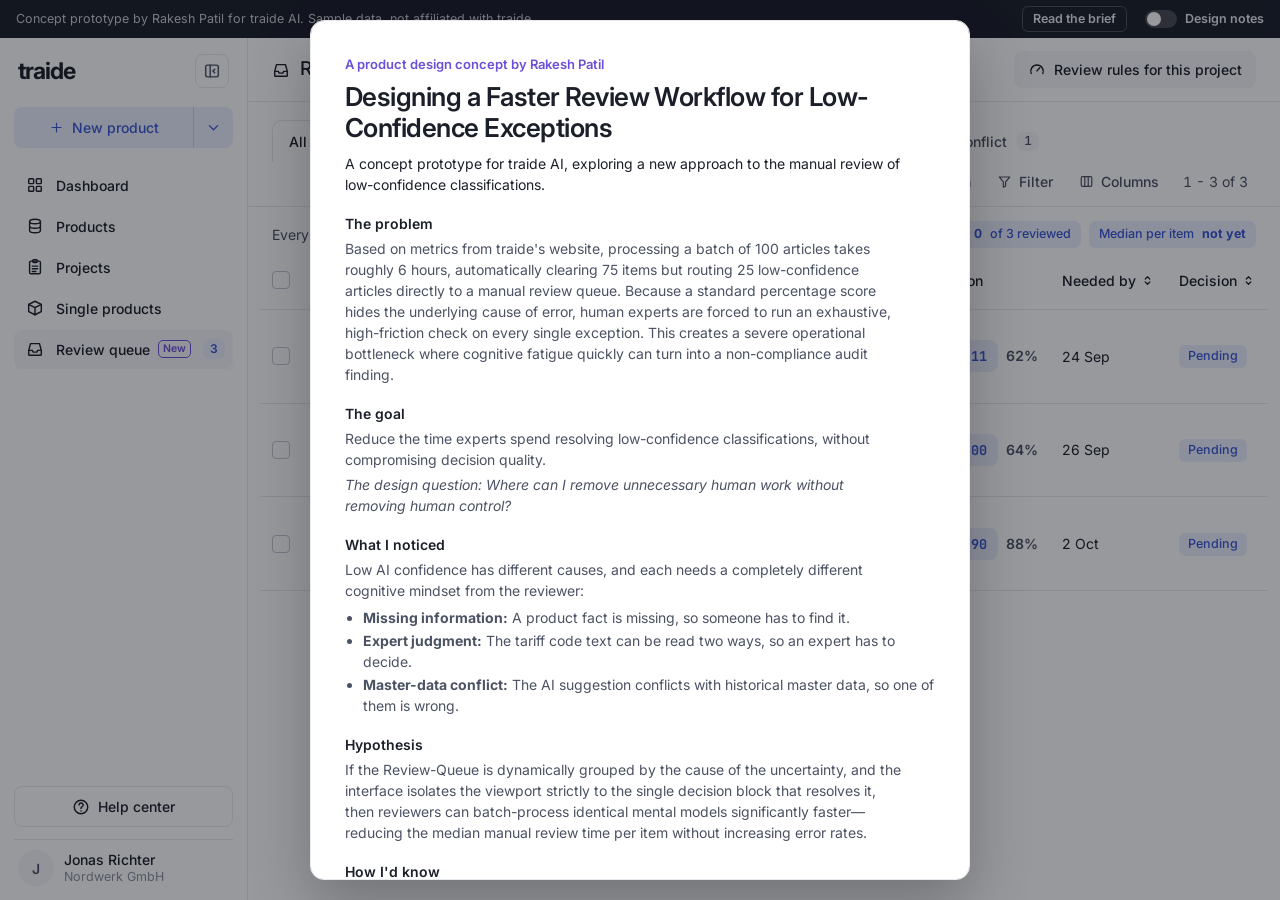
<file: index.html>
<!doctype html>
<html lang="en">
<head>
<meta charset="utf-8">
<meta name="viewport" content="width=device-width,initial-scale=1">
<title>Review queue, a concept for traide</title>
<link rel="preconnect" href="https://fonts.googleapis.com">
<link rel="preconnect" href="https://fonts.gstatic.com" crossorigin>
<link href="https://fonts.googleapis.com/css2?family=Inter:wght@400;500;600;700&family=JetBrains+Mono:wght@500;700&display=swap" rel="stylesheet">
<link rel="stylesheet" href="styles.css">
</head>
<body>
<div class="strip">
  <p>Concept prototype by Rakesh Patil for traide AI. Sample data, not affiliated with traide.</p>
  <button class="sbtn" data-act="brief">Read the brief</button>
  <label class="switch"><input type="checkbox" id="notesToggle"><span>Design notes</span></label>
</div>
<div class="app">
  <aside class="side" id="side"></aside>
  <div class="main" id="main"></div>
</div>

<div class="scrim" id="scrim"></div>
<div class="modal" id="brief" role="dialog" aria-modal="true" aria-labelledby="briefTitle">
  <div class="brief">
    <p class="by">A product design concept by Rakesh Patil</p>
    <h1 id="briefTitle">Designing a Faster Review Workflow for Low-Confidence Exceptions</h1>
    <p class="lede">A concept prototype for traide AI, exploring a new approach to the manual review of low-confidence classifications.</p>
    <h2>The problem</h2>
    <p>Based on metrics from traide's website, processing a batch of 100 articles takes roughly 6 hours, automatically clearing 75 items but routing 25 low-confidence articles directly to a manual review queue. Because a standard percentage score hides the underlying cause of error, human experts are forced to run an exhaustive, high-friction check on every single exception. This creates a severe operational bottleneck where cognitive fatigue quickly can turn into a non-compliance audit finding.</p>
    <h2>The goal</h2>
    <p>Reduce the time experts spend resolving low-confidence classifications, without compromising decision quality.</p>
    <p style="font-style: italic;">The design question: Where can I remove unnecessary human work without removing human control?</p>
    <h2>What I noticed</h2>
    <p>Low AI confidence has different causes, and each needs a completely different cognitive mindset from the reviewer:</p>
    <ul>
      <li><strong>Missing information:</strong> A product fact is missing, so someone has to find it.</li>
      <li><strong>Expert judgment:</strong> The tariff code text can be read two ways, so an expert has to decide.</li>
      <li><strong>Master-data conflict:</strong> The AI suggestion conflicts with historical master data, so one of them is wrong.</li>
    </ul>
    <h2>Hypothesis</h2>
    <p>If the Review-Queue is dynamically grouped by the cause of the uncertainty, and the interface isolates the viewport strictly to the single decision block that resolves it, then reviewers can batch-process identical mental models significantly faster—reducing the median manual review time per item without increasing error rates.</p>
    <h2>How I'd know</h2>
    <p>Median review time per queue item as the primary performance metric, with corrections at final sign-off and post-release accuracy checks acting as the baseline compliance guardrails.</p>
    <h2>Built on what exists</h2>
    <p>The concept reuses traide's established product list structure and the core layout elements from the decision basis panel with the AI suggestion. The architectural innovation is entirely within the intelligent grouping engine and the isolated decision block, not an overhead-heavy new application.</p>
    <h2>Try it</h2>
    <p>Explore all three possible root-cause scenarios by filtering or selecting items directly from the queue layout:</p>
    <ul>
      <li><strong>Missing Information:</strong> Open the Insulated Bottle and answer the single physical question holding up the machine's classification.</li>
      <li><strong>Expert Judgment:</strong> Open the Smartwatch and make the definitive rule call to resolve the tariff ambiguity.</li>
      <li><strong>Master-Data Conflict:</strong> Open the Control Cabinet Harness and settle the discrepancy between the automated suggestion and historical system precedents.</li>
    </ul>
    <p>Once inside an item, toggle on Design notes in the top bar to view my structural assumptions, hypothesis, and strategic rationale mapped directly inline with the user interface.</p>
    <div class="foot">
      <p>Independent concept, not affiliated with traide AI. Products, codes, rulings and people are sample data. <a href="https://www.rakesh-patil.com" target="_blank" rel="noopener">rakesh-patil.com</a></p>
      <button class="btn primary" data-act="close-brief">Open the review queue</button>
    </div>
  </div>
</div>
<div class="sheet" id="askSheet" role="dialog" aria-modal="true" aria-labelledby="askTitle"></div>
<div class="pop" id="pop" role="dialog" aria-live="polite"></div>
<div class="toast" id="toast" role="status"></div>

<script src="script.js"></script>
</body>
</html>
</file>
<file: styles.css>
:root{
  --bg:#FFFFFF; --panel:#F6F7F9; --ai:#F3F6FC; --ink:#1B1F29; --ink-2:#4B5263; --ink-3:#8A909E;
  --rule:#E7E9EE; --line:#C3C8D2; --track:#E8EBF0;
  --blue:#3657D3; --blue-2:#2F4FC0; --blue-bg:#EBF0FD; --blue-hover:#2C4BC0;
  --ok:#2E9E57; --ok-bg:#E7F6EC; --toast:#3AA55B;
  --fact:#B4650A; --fact-bg:#FDF2E3; --judg:#6B4FD8; --judg-bg:#F1EDFD; --conf:#C23B5C; --conf-bg:#FCEBEF;
  --red:#C8323C; --meta:#6B4FD8; --strip:#1B1F29; --strip-ink:#E9EBF0;
  --step:20px;
  --sans:"Inter",system-ui,-apple-system,"Segoe UI",Roboto,Arial,sans-serif;
  --mono:"JetBrains Mono",ui-monospace,"SFMono-Regular",Menlo,Consolas,monospace;
}
@media (prefers-color-scheme:dark){
  :root:not([data-theme="light"]){
    --bg:#14171F; --panel:#1B1F29; --ai:#1A2130; --ink:#E8EAF0; --ink-2:#B0B6C3; --ink-3:#848B9A;
    --rule:#2A2F3B; --line:#4A5162; --track:#2A303C;
    --blue:#7D98F2; --blue-2:#9AB0F5; --blue-bg:#1F2A47; --blue-hover:#94ACF6;
    --ok:#5CC98E; --ok-bg:#163223; --toast:#2F8A4C;
    --fact:#E6A450; --fact-bg:#35291A; --judg:#B3A0F5; --judg-bg:#2A2446; --conf:#EE8CA6; --conf-bg:#3A2130;
    --red:#EF7A82; --meta:#A994F7; --strip:#0C0E13; --strip-ink:#D9DCE3;
  }
}
:root[data-theme="dark"]{
  --bg:#14171F; --panel:#1B1F29; --ai:#1A2130; --ink:#E8EAF0; --ink-2:#B0B6C3; --ink-3:#848B9A;
  --rule:#2A2F3B; --line:#4A5162; --track:#2A303C;
  --blue:#7D98F2; --blue-2:#9AB0F5; --blue-bg:#1F2A47; --blue-hover:#94ACF6;
  --ok:#5CC98E; --ok-bg:#163223; --toast:#2F8A4C;
  --fact:#E6A450; --fact-bg:#35291A; --judg:#B3A0F5; --judg-bg:#2A2446; --conf:#EE8CA6; --conf-bg:#3A2130;
  --red:#EF7A82; --meta:#A994F7; --strip:#0C0E13; --strip-ink:#D9DCE3;
}
*{box-sizing:border-box}
html,body{margin:0}
body{background:var(--bg);color:var(--ink);font:14px/1.5 var(--sans);-webkit-font-smoothing:antialiased}
button,input,select,textarea{font:inherit;color:inherit}
button{cursor:pointer;background:none;border:0;padding:0}
button:disabled{cursor:default}
:focus-visible{outline:2px solid var(--blue);outline-offset:2px;border-radius:6px}
h1,h2,h3{margin:0;font-weight:600}
p{margin:0}
.ic{display:inline-flex;flex:none}
.ic svg{width:18px;height:18px;fill:none;stroke:currentColor;stroke-width:1.6;stroke-linecap:round;stroke-linejoin:round}
.ic.sm svg{width:15px;height:15px}
[data-host]{position:relative}
.mono{font-family:var(--mono);font-weight:700;letter-spacing:.01em}

/* concept strip */
.strip{height:38px;background:var(--strip);color:var(--strip-ink);display:flex;align-items:center;gap:18px;padding:0 16px;font-size:12.5px}
.strip p{flex:1;min-width:0;white-space:nowrap;overflow:hidden;text-overflow:ellipsis;opacity:.85}
.strip .sbtn{color:var(--strip-ink);font-weight:600;border:1px solid rgba(255,255,255,.22);border-radius:6px;padding:3px 10px}
.switch{display:flex;align-items:center;gap:8px;font-weight:600;cursor:pointer;user-select:none}
.switch input{appearance:none;width:32px;height:18px;border-radius:9px;background:rgba(255,255,255,.2);position:relative;margin:0;cursor:pointer;transition:background .2s}
.switch input::after{content:"";position:absolute;top:2px;left:2px;width:14px;height:14px;border-radius:50%;background:#fff;transition:left .2s}
.switch input:checked{background:var(--meta)}
.switch input:checked::after{left:16px}

/* shell */
.app{display:grid;grid-template-columns:248px minmax(0,1fr);height:calc(100vh - 38px)}
.side{border-right:1px solid var(--rule);display:flex;flex-direction:column;gap:18px;padding:16px 14px 14px;min-height:0}
.brandrow{display:flex;align-items:center;justify-content:space-between;padding:0 4px}
.word{font-weight:700;font-size:23px;letter-spacing:-.04em}
.iconbtn{width:34px;height:34px;border:1px solid var(--rule);border-radius:8px;display:grid;place-items:center;color:var(--ink-2)}
.newbtn{display:flex;border-radius:8px;background:var(--blue-bg);color:var(--blue);font-weight:500;overflow:hidden}
.newbtn button{color:inherit;padding:10px 12px;display:flex;align-items:center;gap:8px}
.newbtn button:first-child{flex:1;justify-content:center}
.newbtn button:last-child{border-left:1px solid rgba(54,87,211,.2)}
.nav{display:flex;flex-direction:column;gap:2px}
.nav button{display:flex;align-items:center;gap:12px;white-space:nowrap;width:100%;padding:9px 12px;border-radius:8px;color:var(--ink);font-weight:500;text-align:left}
.nav button:hover{background:var(--panel)}
.nav button.on{background:var(--panel)}
.nav .count{margin-left:auto;font-size:12px;font-weight:600;color:var(--blue);background:var(--blue-bg);border-radius:6px;padding:1px 7px;font-variant-numeric:tabular-nums}
.nav .newtag{font-size:10.5px;font-weight:600;color:var(--meta);border:1px solid var(--meta);border-radius:5px;padding:0 4px;margin-left:-4px}
.side-bottom{margin-top:auto;display:flex;flex-direction:column;gap:12px}
.helpbtn{display:flex;align-items:center;justify-content:center;gap:8px;border:1px solid var(--rule);border-radius:8px;padding:9px;font-weight:500}
.user{display:flex;align-items:center;gap:10px;padding:10px 4px 0;border-top:1px solid var(--rule)}
.avatar{width:36px;height:36px;border-radius:50%;background:var(--panel);display:grid;place-items:center;font-weight:600;color:var(--ink-2);flex:none}
.user small{display:block;color:var(--ink-3);font-size:12.5px;line-height:1.3}
.user strong{font-weight:500;display:block;line-height:1.3}
.main{min-width:0;min-height:0;display:flex;flex-direction:column}

/* shared bits */
.crumb{display:inline-flex;align-items:center;gap:6px;background:var(--panel);border-radius:8px;padding:7px 12px 7px 8px;font-weight:500}
.crumb:hover{background:var(--rule)}
.topbar{display:flex;align-items:center;gap:14px;padding:12px 24px;border-bottom:1px solid var(--rule);min-height:64px}
.topbar h1{font-size:19px;font-weight:500;display:flex;align-items:center;gap:10px}
.ghost{display:inline-flex;align-items:center;gap:8px;background:var(--panel);border-radius:8px;padding:8px 14px;font-weight:500;color:var(--ink)}
.ghost:hover{background:var(--rule)}
.art{display:inline-flex;align-items:center;gap:8px;border:1px solid var(--rule);border-radius:8px;padding:5px 10px;font-family:var(--mono);font-weight:700;font-size:13px;white-space:nowrap;background:var(--bg)}
.art.pend{background:var(--blue-bg);border-color:transparent;color:var(--blue)}
.tcode{flex:none;display:inline-flex;align-items:stretch;border:1px solid var(--rule);border-radius:8px;font-family:var(--mono);font-weight:700;font-size:13.5px;overflow:hidden;white-space:nowrap;background:var(--bg)}
.tcode>span{padding:5px 10px;display:flex;align-items:center;gap:6px}
.tcode .eu{border-right:1px solid var(--rule)}
.tcode.pend{background:var(--blue-bg);border-color:transparent;color:var(--blue)}
.tcode.pend .eu{border-right-color:rgba(54,87,211,.18)}
.tcode.empty{color:var(--ink-3)}
.tcode.flash{animation:flash .9s ease}
@keyframes flash{0%{box-shadow:0 0 0 0 var(--blue)}30%{box-shadow:0 0 0 4px var(--blue-bg)}100%{box-shadow:0 0 0 0 transparent}}
.badge{display:inline-block;font-size:12.5px;font-weight:500;border-radius:6px;padding:2px 9px;white-space:nowrap}
.badge.pend{background:var(--blue-bg);color:var(--blue)}
.badge.wait{background:var(--fact-bg);color:var(--fact)}
.badge.done{color:var(--ink);padding-left:0}
.cause{display:inline-flex;align-items:center;gap:7px;font-size:12.5px;font-weight:500;padding:2px 9px 2px 8px;border-radius:6px;white-space:nowrap}
.cause::before{content:"";width:7px;height:7px;transform:rotate(45deg);border-radius:1px;background:currentColor;flex:none}
.g-fact.cause{color:var(--fact);background:var(--fact-bg)}
.g-judgment.cause{color:var(--judg);background:var(--judg-bg)}
.g-conflict.cause{color:var(--conf);background:var(--conf-bg)}
.btn{display:inline-flex;align-items:center;gap:8px;border:1px solid var(--rule);background:var(--bg);border-radius:8px;padding:8px 14px;font-weight:500}
.btn:hover:not(:disabled){border-color:var(--line)}
.btn.primary{background:var(--blue);color:#fff;border-color:var(--blue);font-weight:600}
.btn.primary:hover:not(:disabled){background:var(--blue-hover);border-color:var(--blue-hover)}
.btn.primary:disabled{background:var(--track);border-color:var(--track);color:var(--ink-3)}
.btn.danger{color:var(--red);border-color:var(--red)}
.link{color:var(--blue);font-weight:500}
.link:hover:not(:disabled){text-decoration:underline;text-underline-offset:3px}
.link:disabled{color:var(--ink-3)}
.link.sm{font-size:12.5px}

/* list view */
.page{flex:1;overflow:auto}
.tabs{display:flex;align-items:flex-end;gap:4px;padding:18px 24px 0;border-bottom:1px solid var(--rule);flex-wrap:wrap}
.tab{display:flex;align-items:center;gap:10px;padding:10px 16px;border:1px solid transparent;border-bottom:0;border-radius:10px 10px 0 0;color:var(--ink-2);margin-bottom:-1px;font-weight:500}
.tab .n{font-size:12.5px;background:var(--panel);border-radius:6px;padding:0 7px;color:var(--ink-2);font-variant-numeric:tabular-nums}
.tab[aria-selected="true"]{border-color:var(--rule);background:var(--bg);color:var(--ink)}
.tab .dot{width:8px;height:8px;border-radius:1.5px;transform:rotate(45deg)}
.tab.t-fact .dot{background:var(--fact)} .tab.t-judgment .dot{background:var(--judg)} .tab.t-conflict .dot{background:var(--conf)}
.tools{display:flex;align-items:center;gap:6px;margin-left:auto;padding-bottom:8px;color:var(--ink-2)}
.tools button{display:flex;align-items:center;gap:7px;padding:6px 10px;border-radius:7px;font-weight:500}
.tools button:hover{background:var(--panel)}
.pager{font-variant-numeric:tabular-nums;padding:0 8px;white-space:nowrap}
.listmeta{display:flex;flex-wrap:wrap;align-items:center;gap:10px 16px;padding:14px 24px 4px}
.listmeta p{color:var(--ink-2);flex:1;min-width:260px}
.pill{display:inline-flex;align-items:center;gap:8px;background:var(--blue-bg);color:var(--blue);border-radius:7px;padding:4px 10px;font-size:12.5px;font-weight:500;white-space:nowrap}
.pill b{font-variant-numeric:tabular-nums}
.tablewrap{overflow-x:auto;padding:0 12px 24px}
table{border-collapse:collapse;width:100%}
.ltable th{font-weight:500;text-align:left;padding:18px 12px;border-bottom:1px solid var(--rule);white-space:nowrap;color:var(--ink)}
.ltable td{padding:16px 12px;border-bottom:1px solid var(--rule);vertical-align:middle}
.ltable tbody tr{cursor:pointer}
.ltable tbody tr:hover td{background:var(--panel)}
.ltable .pname{font-weight:500}
.ltable .pname small{display:block;color:var(--ink-3);font-weight:400;font-size:12.5px}
.conf{font-weight:600;font-variant-numeric:tabular-nums;color:var(--ink-2);margin-left:8px}
.cb{width:18px;height:18px;border:1.5px solid var(--line);border-radius:4px;display:block}
.sorth{display:inline-flex;align-items:center;gap:4px}
.donebar{margin:12px 24px 0;padding:14px 16px;border-radius:10px;background:var(--ok-bg);display:flex;flex-wrap:wrap;align-items:center;gap:12px}
.donebar p{flex:1;min-width:240px}

/* detail view */
.dtop{display:flex;align-items:center;gap:14px;padding:10px 24px;border-bottom:1px solid var(--rule)}
.dtop .dname{font-weight:500;white-space:nowrap;overflow:hidden;text-overflow:ellipsis;min-width:0}
.dnav{margin-left:auto;display:flex;align-items:center;gap:6px;flex:none}
.dnav .pos{font-variant-numeric:tabular-nums;margin-right:6px}
.dnav .pos b{font-weight:500}
.dnav .pos span{color:var(--ink-3)}
.dnav button{width:34px;height:34px;border-radius:8px;display:grid;place-items:center;background:var(--panel)}
.dnav button:hover{background:var(--rule)}
.dbody{flex:1;min-height:0;display:grid;grid-template-columns:minmax(0,1fr) minmax(380px,42%)}
.dleft{display:flex;flex-direction:column;min-height:0;min-width:0}
.dscroll{flex:1;overflow:auto;padding:18px 24px 28px}
.lbl{color:var(--ink-2);font-weight:500;margin-bottom:12px}
.dtitle{font-size:21px;margin-bottom:14px}
.banner{display:flex;flex-direction:column;gap:8px;padding:14px 16px;border-radius:10px;border:1px solid var(--rule);margin-bottom:14px}
.banner .brow{display:flex;flex-wrap:wrap;align-items:center;gap:8px 14px}
.banner .due{font-weight:600;font-size:13px}
.banner p{color:var(--ink-2)}
.sect{border:1px solid var(--rule);border-radius:10px;margin-bottom:14px;background:var(--bg)}
.shead{display:flex;align-items:center;width:100%;padding:14px 16px;text-align:left}
.shead h2{font-size:18px;font-weight:500;flex:1}
.shead .ic{color:var(--ink-2);transition:transform .2s}
.sect.closed .shead .ic{transform:rotate(180deg)}
.sect.closed .sbody{display:none}
.sbody{padding:0 16px 18px}
.kv{display:grid;grid-template-columns:110px minmax(0,1fr);gap:10px 12px;align-items:center;margin-bottom:12px}
.kv .k{color:var(--ink-3)}
.kv .v{display:flex;align-items:center;gap:8px;min-width:0}
.sqbtn{width:34px;height:34px;border-radius:8px;display:grid;place-items:center;background:var(--panel);color:var(--ink-2);flex:none}
.sqbtn:hover:not(:disabled){background:var(--rule)}
.sqbtn:disabled{opacity:.45}
.graybox{background:var(--panel);border-radius:8px;padding:4px 14px}
.facts{width:100%;font-size:13.5px}
.facts th,.facts td{text-align:left;padding:9px 0;border-bottom:1px solid var(--rule);vertical-align:top}
.facts tr:last-child th,.facts tr:last-child td{border-bottom:0}
.facts th{font-weight:500;color:var(--ink-2);width:30%;padding-right:12px}
.facts td.src{width:1%;white-space:nowrap;text-align:right;padding-left:12px}
.prov{display:inline-block;font-size:12px;font-weight:500;color:var(--ink-2);padding:1px 7px;border-radius:5px;background:var(--bg);border:1px solid var(--rule)}
.prov.weak{border-style:dashed;color:var(--ink-3)}
.prov.you{color:var(--ok);background:var(--ok-bg);border-color:transparent}
.prov.miss{color:var(--fact);background:var(--fact-bg);border-color:transparent}
tr.weak td:nth-child(2){color:var(--ink-3);font-style:italic}
tr.missing td:nth-child(2){color:var(--fact);font-weight:600}
.attach{margin-top:12px}
.subh{font-weight:600;margin:4px 0 2px}
.subp{color:var(--ink-2);font-size:13.5px}
.tclist{display:flex;flex-direction:column;gap:8px;margin-top:12px}
.trow{display:flex;align-items:center;gap:12px;padding:10px 12px;border:1px solid var(--rule);border-radius:10px;background:var(--bg);transition:opacity .3s ease}
.trow.win{border-color:var(--blue);box-shadow:0 0 0 1px var(--blue)}
.trow.lose{opacity:.55}

/* tariff candidates */
.cand-title{display:block;line-height:1.35;font-size:13.5px;flex:1}
.cand-tag{flex:none;display:inline-block;font-size:11.5px;font-weight:500;color:var(--ink-2);background:var(--panel);border-radius:5px;padding:2px 7px}
.cand-tag.alice{color:var(--blue);background:var(--blue-bg);font-weight:600}
.pct{font-size:12.5px;font-weight:600;font-variant-numeric:tabular-nums;min-width:56px;text-align:right;white-space:nowrap}
.pct s{color:var(--ink-3);font-weight:400;margin-right:3px}

/* decide */
.decide{margin-top:16px;padding:16px;border-radius:10px;border:1px solid var(--rule);border-left-width:4px}
.decide.g-fact{border-left-color:var(--fact);background:var(--panel)}
.decide.g-judgment{border-left-color:var(--judg)}
.decide.g-conflict{border-left-color:var(--conf)}
.decide .dlabel{font-size:12.5px;font-weight:600;color:var(--ink-3)}
.q-text{font-size:17px;font-weight:600;line-height:1.35;margin-top:4px;max-width:48ch}
.q-why{color:var(--ink-2);margin-top:6px;max-width:66ch;font-size:13.5px}
.evtog{display:inline-block;margin-top:8px}
.clues{margin:10px 0 0;padding:0;list-style:none;display:flex;flex-direction:column;gap:3px}
.clues li{font-size:13px;color:var(--ink-2);padding-left:16px;position:relative}
.clues li::before{content:"";position:absolute;left:2px;top:8px;width:5px;height:5px;border-radius:50%;background:var(--ink-3)}
.answers{display:flex;flex-wrap:wrap;gap:10px;margin-top:14px}
.ans{border:1px solid var(--rule);background:var(--bg);border-radius:8px;padding:10px 14px;font-weight:500;display:inline-flex;align-items:center;gap:10px;text-align:left}
.ans:hover:not(:disabled){border-color:var(--ink-3)}
.ans.on{border-color:var(--blue);box-shadow:0 0 0 1px var(--blue);color:var(--blue)}
.ans:disabled:not(.on){opacity:.5}
.ans-radio{width:18px;height:18px;border-radius:50%;border:1.5px solid var(--line);flex:none;position:relative;transition:border-color .15s}
.ans-radio::after{content:"";position:absolute;inset:3px;border-radius:50%;background:var(--blue);transform:scale(0);transition:transform .15s}
.ans.on .ans-radio{border-color:var(--blue)}
.ans.on .ans-radio::after{transform:scale(1)}
.chosen{display:flex;align-items:center;gap:8px;margin-top:12px;padding:9px 12px;border-radius:8px;background:var(--ok-bg);color:var(--ink);font-size:13.5px}
.chosen .ic{color:var(--ok)}
.chosen strong{font-weight:600}
.answered{margin-top:8px;font-size:13px;color:var(--ink-2)}
.waitq{margin:10px 0 0;padding:10px 12px;border-left:3px solid var(--fact);background:var(--fact-bg);border-radius:0 8px 8px 0;font-size:13.5px}
.row{display:flex;flex-wrap:wrap;align-items:center;gap:10px;margin-top:12px}
.proto{font-size:12px;color:var(--ink-3)}
.cases{display:grid;grid-template-columns:1fr 1fr;gap:10px;margin-top:12px}
.case{border:1px solid var(--rule);border-radius:9px;padding:12px 14px;display:flex;flex-direction:column;gap:8px}
.case h3{font-size:13px;font-weight:600}
.case ul{margin:0;padding-left:16px;color:var(--ink-2);font-size:13px;display:flex;flex-direction:column;gap:3px;flex:1}
.mtable{width:100%;font-size:13px;border:1px solid var(--rule);border-radius:8px;border-collapse:separate;border-spacing:0;overflow:hidden}
.mtable th,.mtable td{text-align:left;padding:8px 10px;border-bottom:1px solid var(--rule);vertical-align:top}
.mtable tr:last-child td{border-bottom:0}
.mtable th{font-weight:500;color:var(--ink-3);background:var(--panel);font-size:12px}
.check{display:flex;align-items:center;gap:8px;margin-top:12px;font-weight:500;font-size:13px;cursor:pointer}
.check input{width:16px;height:16px;accent-color:var(--blue)}
.hint{font-size:12.5px;color:var(--ink-3);margin:2px 0 0 24px}
.tfield{display:flex;align-items:center;gap:8px;margin-top:18px;padding-top:16px;border-top:1px solid var(--rule)}
.tfield .cap{font-size:12.5px;color:var(--ink-3);margin-left:4px}

/* documentation */
.audit{list-style:none;margin:0;padding:0;position:relative}
.audit::before{content:"";position:absolute;left:5px;top:8px;bottom:8px;border-left:2px solid var(--rule)}
.audit li{position:relative;padding:0 0 14px 26px}
.audit li::before{content:"";position:absolute;left:0;top:5px;width:12px;height:12px;border-radius:50%;background:var(--bg);border:2px solid var(--line)}
.audit li.done::before{display:none}
.audit li.pending::before{background:var(--blue);border-color:var(--blue)}
.audit li.pending{color:var(--ink-3)}
.a-check{position:absolute;left:-3px;top:1px;color:var(--ok);background:var(--bg);border-radius:50%}
.a-meta{font-size:12px;color:var(--ink-3)}
.a-text{font-size:13.5px}

/* decision bar */
.decision{border-top:1px solid var(--rule);background:var(--bg);padding:12px 24px}
.dec-row{display:flex;align-items:center;gap:14px}
.dec-sum{flex:1;min-width:0;display:flex;flex-direction:column;gap:3px}
.dec-sum .line{display:flex;align-items:center;gap:10px;min-width:0}
.dec-title{flex:1;min-width:0;white-space:nowrap;overflow:hidden;text-overflow:ellipsis;font-size:13.5px}
.dec-rec{font-size:12px;color:var(--ink-3)}
.dec-empty{color:var(--ink-2)}
.dec-actions{display:flex;align-items:center;gap:16px;flex:none}
.dec-done{display:flex;flex-wrap:wrap;align-items:center;gap:10px 14px;color:var(--ink-2)}
.override{margin:0 0 12px;padding:12px 14px;border:1px solid var(--rule);border-radius:10px;background:var(--panel);display:flex;flex-wrap:wrap;align-items:flex-end;gap:10px}
.override label{display:flex;flex-direction:column;gap:4px;font-size:12px;font-weight:500;color:var(--ink-2)}
.override input,.override select{border:1px solid var(--rule);border-radius:7px;padding:7px 10px;background:var(--bg);min-width:140px}
.override input{font-family:var(--mono);font-weight:700}
.override select{min-width:220px}
.err{flex-basis:100%;font-size:12.5px;color:var(--red);font-weight:500}
.err:empty{display:none}

/* decision basis */
.dright{border-left:1px solid var(--rule);display:flex;flex-direction:column;min-height:0;min-width:0}
.bhead{display:flex;flex-wrap:wrap;align-items:center;gap:10px;padding:14px 20px 12px}
.bhead .lbl{margin:0;flex:1;white-space:nowrap}
.seg{display:flex;gap:2px;background:var(--panel);border-radius:9px;padding:3px}
.seg button{display:flex;align-items:center;gap:6px;padding:6px 10px;border-radius:7px;font-weight:500;font-size:13px;color:var(--ink-2);position:relative;white-space:nowrap}
.seg button[aria-pressed="true"]{background:var(--bg);color:var(--ink);box-shadow:0 1px 2px rgba(0,0,0,.08)}
.seg .alert{width:7px;height:7px;border-radius:50%;background:var(--conf);position:absolute;top:4px;right:4px}
.bscroll{flex:1;overflow:auto;padding:4px 20px 20px}
.btitle{display:flex;align-items:center;gap:10px;font-size:19px;font-weight:500;margin:6px 0 14px}
.btitle .ic{color:var(--blue)}
.acard{border:1px solid var(--rule);border-radius:10px;margin-bottom:12px}
.acard>button{display:flex;align-items:center;gap:8px;width:100%;padding:12px 14px;text-align:left;font-weight:500;font-size:15px}
.acard>button .sq{width:14px;height:14px;border-radius:3px;background:var(--blue);flex:none}
.acard>button .chev{margin-left:auto;width:28px;height:28px;border-radius:7px;display:grid;place-items:center;background:var(--panel);color:var(--ink-2);transition:transform .2s}
.acard.closed>button .chev{transform:rotate(180deg)}
.acard.closed .abody{display:none}
.abody{margin:0 12px 12px;background:var(--ai);border-radius:8px;padding:12px 14px;font-size:13.5px}
.abody ul{margin:0;padding-left:18px;display:flex;flex-direction:column;gap:5px}
.abody h4{margin:0 0 6px;font-size:13.5px;font-weight:600}
.abody h4+ul{margin-bottom:12px}
.abody p+p{margin-top:6px}
.refs{display:flex;flex-wrap:wrap;gap:6px;margin-top:6px}
.ref{display:inline-block;font-size:12px;color:var(--blue);background:var(--bg);border:1px solid var(--rule);border-radius:999px;padding:1px 9px}
.rstep{padding:8px 0;border-top:1px solid var(--rule)}
.rstep:first-of-type{border-top:0;padding-top:0}
.rstep .rn{font-family:var(--mono);font-weight:700;font-size:12px;color:var(--blue)}
.rstep .law{margin-top:3px}
.rstep .rapp{margin-top:3px;color:var(--ink-2)}
.qa{border-left:3px solid var(--blue);padding:8px 12px;margin-bottom:10px;background:var(--ai);border-radius:0 8px 8px 0;font-size:13.5px}
.qa b{font-weight:600;display:block;margin-bottom:2px}
.bempty{color:var(--ink-2);padding:18px 16px;border:1px dashed var(--line);border-radius:10px}
.askbar{display:flex;align-items:center;gap:8px;padding:12px 16px;border-top:1px solid var(--rule);position:relative}
.qqbtn{display:flex;align-items:center;gap:6px;padding:9px 12px;border:1px solid var(--rule);border-radius:8px;font-weight:500;white-space:nowrap}
.askin{flex:1;min-width:0;border:1px solid var(--rule);border-radius:8px;padding:9px 12px;background:var(--bg)}
.menu{position:absolute;left:16px;bottom:58px;background:var(--bg);border:1px solid var(--rule);border-radius:10px;box-shadow:0 12px 30px rgba(0,0,0,.14);padding:6px;display:none;z-index:8;min-width:280px}
.menu.show{display:block}
.menu button{display:block;width:100%;text-align:left;padding:8px 10px;border-radius:7px}
.menu button:hover{background:var(--panel)}

/* overlays */
.scrim{position:fixed;inset:0;background:rgba(10,14,22,.42);display:none;z-index:40}
.scrim.show{display:block}
.modal{position:fixed;z-index:41;left:50%;top:50%;transform:translate(-50%,-50%);width:min(660px,calc(100vw - 32px));max-height:calc(100vh - 40px);overflow:auto;background:var(--bg);border-radius:14px;border:1px solid var(--rule);box-shadow:0 24px 60px rgba(0,0,0,.25);display:none}
.modal.show{display:block}
.brief{padding:30px 34px 26px}
.brief .by{font-size:13px;color:var(--meta);font-weight:600}
.brief h1{font-size:26px;line-height:1.2;margin-top:6px;letter-spacing:-.02em}
.brief h2{font-size:14px;margin-top:18px}
.brief p{margin-top:4px;color:var(--ink-2);max-width:62ch}
.brief p.lede{font-size:14px;line-height:1.5;color:var(--ink);margin-top:10px}
.brief ul{margin:6px 0 0;padding-left:18px;color:var(--ink-2);display:flex;flex-direction:column;gap:2px}
.brief .foot{display:flex;flex-wrap:wrap;align-items:center;justify-content:space-between;gap:14px;margin-top:22px;padding-top:16px;border-top:1px solid var(--rule)}
.brief .foot p{font-size:12px;color:var(--ink-3);margin:0;max-width:40ch}
.brief a{color:var(--blue)}
.sheet{position:fixed;z-index:41;top:0;right:0;bottom:0;width:min(440px,100vw);background:var(--bg);border-left:1px solid var(--rule);box-shadow:-20px 0 50px rgba(0,0,0,.16);padding:24px;display:flex;flex-direction:column;gap:14px;transform:translateX(100%);transition:transform .28s ease;visibility:hidden}
.sheet.show{transform:none;visibility:visible}
.sheet h2{font-size:19px;font-weight:600}
.person{display:flex;align-items:center;gap:12px}
.person small{display:block;color:var(--ink-3);font-size:12.5px}
.sheet label{font-size:12.5px;font-weight:500;color:var(--ink-2)}
.sheet textarea{width:100%;min-height:110px;border:1px solid var(--rule);border-radius:8px;padding:10px 12px;background:var(--bg);resize:vertical;margin-top:5px;line-height:1.45}
.preview{border:1px dashed var(--line);border-radius:10px;padding:12px 14px;font-size:13px;color:var(--ink-2)}
.preview strong{color:var(--ink)}
.preview .fake{display:flex;gap:6px;margin-top:8px}
.preview .fake span{border:1px solid var(--rule);border-radius:6px;padding:3px 10px;font-weight:500;font-size:12px;color:var(--ink)}
.sheet .actions{margin-top:auto;display:flex;justify-content:flex-end;gap:10px}
.toast{position:fixed;right:20px;bottom:20px;background:var(--toast);color:#fff;padding:12px 16px;border-radius:10px;display:flex;gap:12px;align-items:flex-start;font-size:13.5px;opacity:0;pointer-events:none;transition:opacity .2s,transform .2s;transform:translateY(12px);z-index:50;max-width:min(420px,calc(100vw - 40px));box-shadow:0 10px 30px rgba(0,0,0,.18)}
.toast.show{opacity:1;transform:none;pointer-events:auto}
.toast .ic svg{width:20px;height:20px;stroke-width:1.8}
.toast strong{display:block;font-weight:600}
.toast .tb{flex:1}
.toast .undo{color:#fff;font-weight:600;text-decoration:underline;text-underline-offset:3px;margin-left:8px;align-self:center}

/* design notes */
.pin{display:none}
body.notes-on .pin{display:grid;place-items:center;position:absolute;top:-9px;right:-9px;z-index:6;width:24px;height:24px;border-radius:50%;background:var(--meta);color:#fff;font-size:12px;font-weight:700;cursor:pointer;box-shadow:0 0 0 3px var(--bg),0 2px 6px rgba(0,0,0,.25)}
body.notes-on .pin.inside{top:4px;right:4px}
body.notes-on .pin.left{right:auto;left:-6px}
body.notes-on .pin.active{box-shadow:0 0 0 3px var(--bg),0 0 0 6px var(--meta)}
.pop{position:fixed;z-index:45;width:330px;max-width:calc(100vw - 24px);background:var(--bg);border:1px solid var(--rule);border-top:4px solid var(--meta);border-radius:12px;padding:16px 18px 14px;box-shadow:0 18px 44px rgba(0,0,0,.22);display:none}
.pop.show{display:block}
.pop-n{font-size:12px;font-weight:600;color:var(--meta)}
.pop h3{font-size:15px;margin-top:4px}
.pop p{font-size:13px;color:var(--ink-2);margin-top:6px}
.pop-assume{font-size:12.5px;color:var(--ink-2);margin-top:10px;padding-top:10px;border-top:1px dashed var(--rule)}
.pop-assume strong{color:var(--meta);font-weight:600}
.pop-nav{display:flex;justify-content:space-between;margin-top:14px}
.pop-x{position:absolute;top:8px;right:10px;font-size:20px;line-height:1;color:var(--ink-3)}

/* responsive */
@media (max-width:1180px){
  .app{height:auto;min-height:calc(100vh - 38px)}
  .dbody{grid-template-columns:1fr}
  .dright{border-left:0;border-top:1px solid var(--rule)}
  .dscroll,.bscroll,.page{overflow:visible}
  .decision{position:sticky;bottom:0;z-index:5}
}
@media (max-width:860px){
  :root{--step:14px}
  .app{grid-template-columns:1fr}
  .side{flex-direction:row;align-items:center;padding:10px 14px;border-right:0;border-bottom:1px solid var(--rule)}
  .side .newbtn,.side .nav,.side .side-bottom{display:none}
  .brandrow{flex:1}
  .strip p{display:none}
  .strip{justify-content:flex-end}
  .topbar,.dtop,.decision{padding-left:14px;padding-right:14px}
  .tabs{padding:12px 14px 0}
  .tools{display:none}
  .listmeta{padding:12px 14px 4px}
  .dscroll{padding:14px}
  .bscroll{padding:4px 14px 16px}
  .cases{grid-template-columns:1fr}
  .dec-row{flex-wrap:wrap}
  .dec-actions{width:100%;justify-content:space-between}
  .brief{padding:22px 20px}
  .kv{grid-template-columns:80px minmax(0,1fr)}
  .facts td.src{white-space:normal}
}
@media (prefers-reduced-motion:reduce){*,*::before,*::after{transition:none!important;animation:none!important}}
</file>
